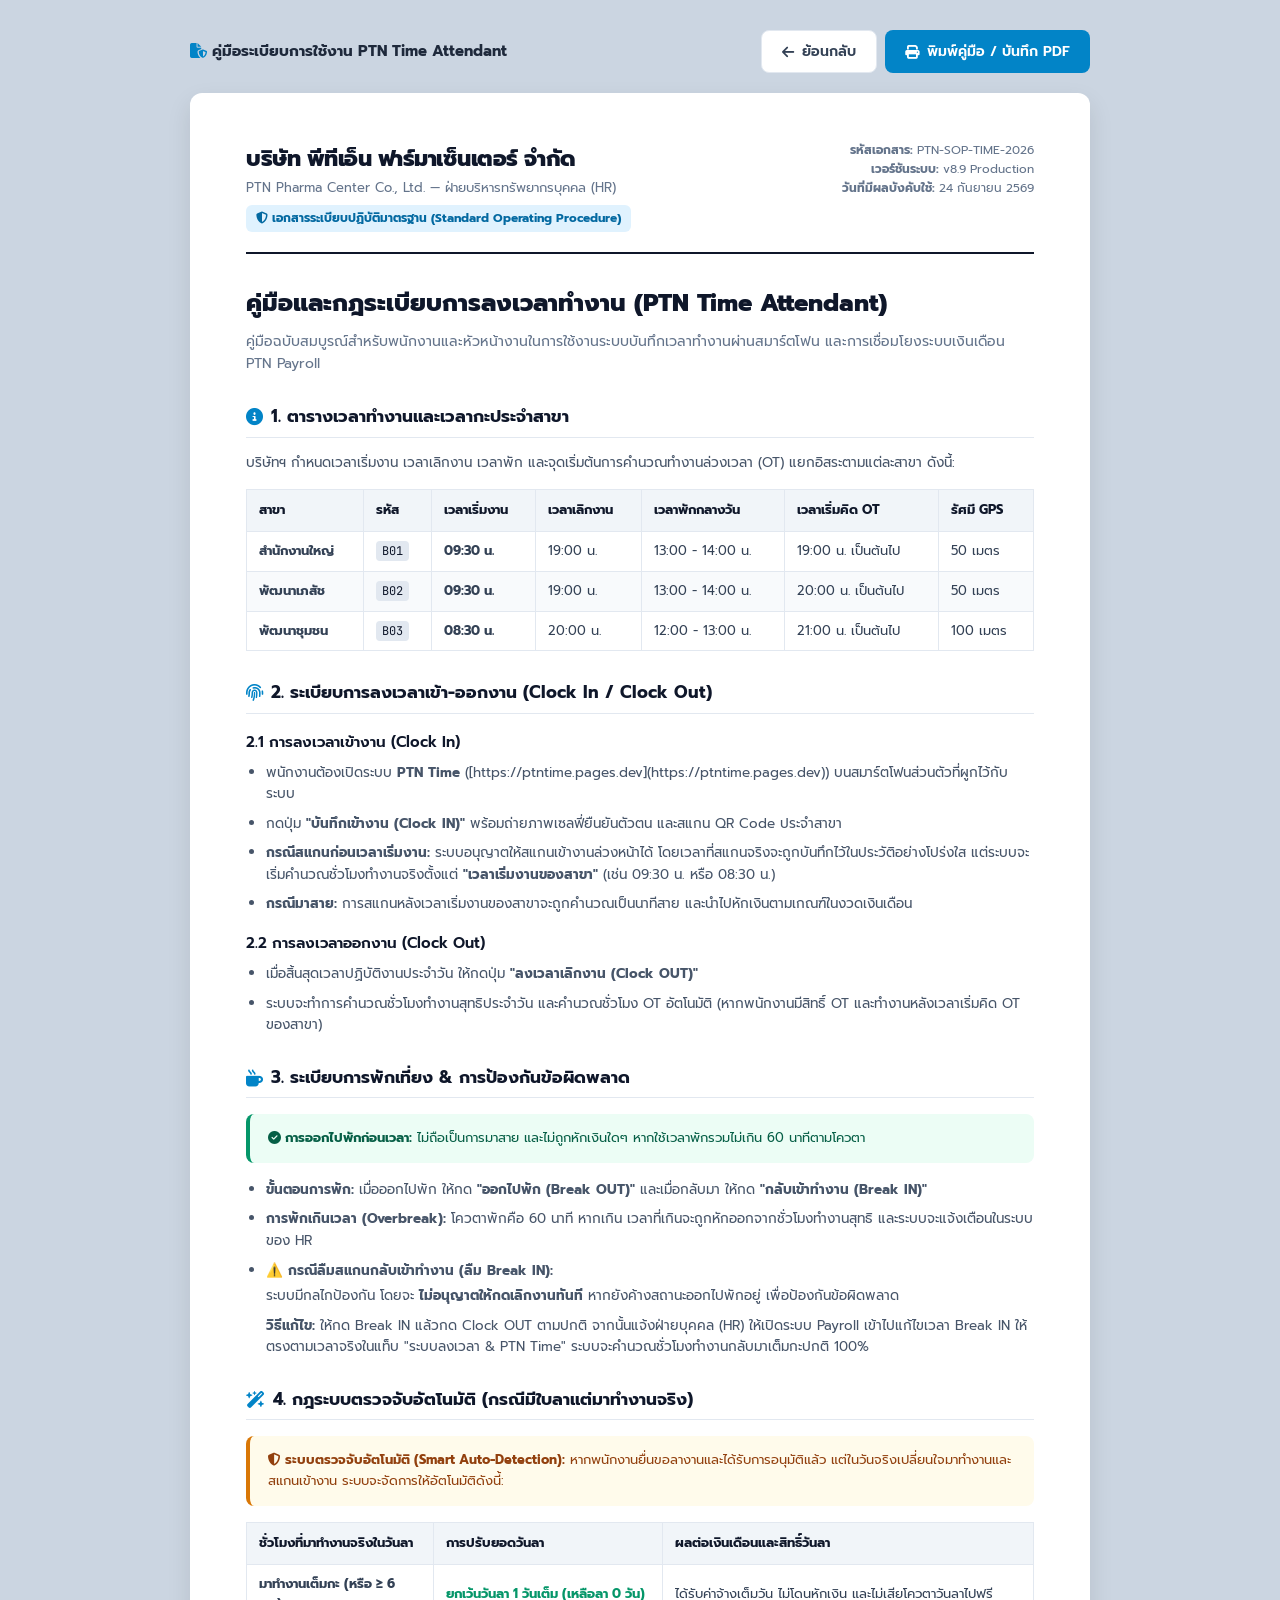
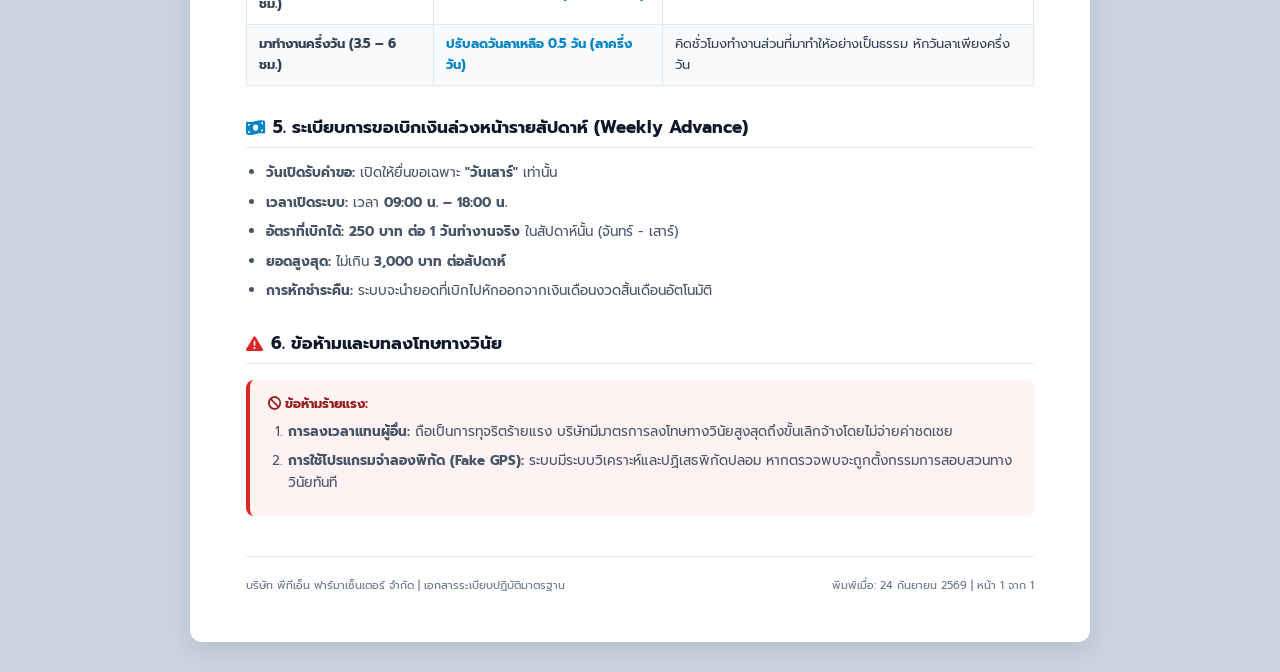
<file: public/manual.html>
<!DOCTYPE html>
<html lang="th">
<head>
  <meta charset="UTF-8">
  <meta name="viewport" content="width=device-width, initial-scale=1.0">
  <title>คู่มือและระเบียบปฏิบัติการใช้งานระบบลงเวลาทำงาน PTN Time Attendant</title>
  
  <!-- Fonts -->
  <link rel="preconnect" href="https://fonts.googleapis.com">
  <link rel="preconnect" href="https://fonts.gstatic.com" crossorigin>
  <link href="https://fonts.googleapis.com/css2?family=Prompt:wght@300;400;500;600;700;800&family=JetBrains+Mono:wght@500;700&display=swap" rel="stylesheet">
  
  <!-- FontAwesome -->
  <link rel="stylesheet" href="https://cdnjs.cloudflare.com/ajax/libs/font-awesome/6.5.1/css/all.min.css">

  <style>
    :root {
      --primary: #0284c7;
      --primary-dark: #0369a1;
      --primary-light: #e0f2fe;
      --slate-900: #0f172a;
      --slate-700: #334155;
      --slate-600: #475569;
      --slate-500: #64748b;
      --slate-200: #e2e8f0;
      --slate-100: #f1f5f9;
      --slate-50: #f8fafc;
      --success: #059669;
      --warning: #d97706;
      --danger: #dc2626;
    }

    * {
      box-sizing: border-box;
      margin: 0;
      padding: 0;
    }

    body {
      font-family: 'Prompt', -apple-system, BlinkMacSystemFont, sans-serif;
      color: var(--slate-700);
      background-color: #cbd5e1;
      line-height: 1.6;
      padding: 30px 16px;
    }

    .paper {
      background: #ffffff;
      width: 100%;
      max-width: 900px;
      margin: 0 auto;
      padding: 48px 56px;
      border-radius: 12px;
      box-shadow: 0 10px 25px rgba(0, 0, 0, 0.1);
    }

    /* Print toolbar */
    .toolbar-top {
      max-width: 900px;
      margin: 0 auto 20px auto;
      display: flex;
      justify-content: space-between;
      align-items: center;
      gap: 12px;
    }

    .btn {
      display: inline-flex;
      align-items: center;
      gap: 8px;
      padding: 10px 20px;
      font-size: 14px;
      font-weight: 600;
      border-radius: 8px;
      border: none;
      cursor: pointer;
      text-decoration: none;
      transition: all 0.2s ease;
      font-family: inherit;
    }

    .btn-primary {
      background: var(--primary);
      color: white;
    }
    .btn-primary:hover {
      background: var(--primary-dark);
    }
    .btn-outline {
      background: white;
      color: var(--slate-700);
      border: 1px solid var(--slate-200);
    }
    .btn-outline:hover {
      background: var(--slate-50);
    }

    /* Header */
    .doc-header {
      border-bottom: 2px solid var(--slate-900);
      padding-bottom: 20px;
      margin-bottom: 30px;
      display: flex;
      justify-content: space-between;
      align-items: flex-start;
    }

    .company-title {
      font-size: 22px;
      font-weight: 800;
      color: var(--slate-900);
      letter-spacing: -0.5px;
    }

    .doc-badge {
      display: inline-block;
      padding: 4px 10px;
      background: var(--primary-light);
      color: var(--primary-dark);
      font-size: 12px;
      font-weight: 700;
      border-radius: 6px;
      margin-top: 6px;
    }

    .doc-meta {
      text-align: right;
      font-size: 12px;
      color: var(--slate-500);
    }

    h1 {
      font-size: 24px;
      font-weight: 800;
      color: var(--slate-900);
      margin-bottom: 8px;
    }

    h2 {
      font-size: 17px;
      font-weight: 700;
      color: var(--slate-900);
      margin: 28px 0 14px;
      padding-bottom: 6px;
      border-bottom: 1.5px solid var(--slate-200);
      display: flex;
      align-items: center;
      gap: 8px;
    }

    h3 {
      font-size: 15px;
      font-weight: 600;
      color: var(--slate-900);
      margin: 16px 0 8px;
    }

    p, li {
      font-size: 13.5px;
      color: var(--slate-600);
      margin-bottom: 8px;
    }

    ul, ol {
      padding-left: 20px;
      margin-bottom: 14px;
    }

    /* Tables */
    .table-responsive {
      overflow-x: auto;
      margin: 16px 0 20px;
    }

    table {
      width: 100%;
      border-collapse: collapse;
      font-size: 13px;
    }

    th {
      background: var(--slate-100);
      color: var(--slate-900);
      font-weight: 700;
      text-align: left;
      padding: 10px 12px;
      border: 1px solid var(--slate-200);
    }

    td {
      padding: 9px 12px;
      border: 1px solid var(--slate-200);
      color: var(--slate-700);
    }

    tr:nth-child(even) {
      background: var(--slate-50);
    }

    /* Callout Boxes */
    .callout {
      border-radius: 8px;
      padding: 14px 18px;
      margin: 16px 0;
      font-size: 13px;
      border-left: 4px solid var(--primary);
      background: var(--primary-light);
      color: var(--slate-900);
    }

    .callout-warning {
      border-left-color: var(--warning);
      background: #fffbeb;
      color: #92400e;
    }

    .callout-success {
      border-left-color: var(--success);
      background: #ecfdf5;
      color: #065f46;
    }

    .callout-danger {
      border-left-color: var(--danger);
      background: #fef2f2;
      color: #991b1b;
    }

    .code-badge {
      font-family: 'JetBrains Mono', monospace;
      font-size: 12px;
      background: #e2e8f0;
      padding: 2px 6px;
      border-radius: 4px;
      color: #0f172a;
    }

    .footer {
      margin-top: 40px;
      padding-top: 20px;
      border-top: 1px solid var(--slate-200);
      display: flex;
      justify-content: space-between;
      align-items: center;
      font-size: 11px;
      color: var(--slate-500);
    }

    /* Print styles */
    @media print {
      body {
        background: #ffffff;
        padding: 0;
      }
      .toolbar-top {
        display: none !important;
      }
      .paper {
        box-shadow: none;
        padding: 0;
        max-width: 100%;
      }
      h2 {
        page-break-after: avoid;
      }
      table, tr, td, th {
        page-break-inside: avoid;
      }
      .callout {
        page-break-inside: avoid;
      }
    }
  </style>
</head>
<body>

  <!-- Toolbar -->
  <div class="toolbar-top">
    <div>
      <span style="font-weight: 700; color: #1e293b; font-size: 15px;"><i class="fa-solid fa-file-shield text-blue" style="color:#0284c7"></i> คู่มือระเบียบการใช้งาน PTN Time Attendant</span>
    </div>
    <div style="display:flex; gap:8px">
      <button type="button" class="btn btn-outline" onclick="window.close()"><i class="fa-solid fa-arrow-left"></i> ย้อนกลับ</button>
      <button type="button" class="btn btn-primary" onclick="window.print()"><i class="fa-solid fa-print"></i> พิมพ์คู่มือ / บันทึก PDF</button>
    </div>
  </div>

  <!-- Document Paper -->
  <div class="paper">

    <!-- Header -->
    <div class="doc-header">
      <div>
        <div class="company-title">บริษัท พีทีเอ็น ฟาร์มาเซ็นเตอร์ จำกัด</div>
        <div style="font-size: 13px; color: var(--slate-500); margin-top: 2px;">PTN Pharma Center Co., Ltd. — ฝ่ายบริหารทรัพยากรบุคคล (HR)</div>
        <span class="doc-badge"><i class="fa-solid fa-shield-halved"></i> เอกสารระเบียบปฏิบัติมาตรฐาน (Standard Operating Procedure)</span>
      </div>
      <div class="doc-meta">
        <div><strong>รหัสเอกสาร:</strong> PTN-SOP-TIME-2026</div>
        <div><strong>เวอร์ชันระบบ:</strong> v8.9 Production</div>
        <div><strong>วันที่มีผลบังคับใช้:</strong> 24 กันยายน 2569</div>
      </div>
    </div>

    <h1>คู่มือและกฎระเบียบการลงเวลาทำงาน (PTN Time Attendant)</h1>
    <p style="font-size:14px; color: var(--slate-500); margin-bottom: 24px;">คู่มือฉบับสมบูรณ์สำหรับพนักงานและหัวหน้างานในการใช้งานระบบบันทึกเวลาทำงานผ่านสมาร์ตโฟน และการเชื่อมโยงระบบเงินเดือน PTN Payroll</p>

    <!-- SECTION 1 -->
    <h2><i class="fa-solid fa-circle-info" style="color:var(--primary)"></i> 1. ตารางเวลาทำงานและเวลากะประจำสาขา</h2>
    <p>บริษัทฯ กำหนดเวลาเริ่มงาน เวลาเลิกงาน เวลาพัก และจุดเริ่มต้นการคำนวณทำงานล่วงเวลา (OT) แยกอิสระตามแต่ละสาขา ดังนี้:</p>

    <div class="table-responsive">
      <table>
        <thead>
          <tr>
            <th>สาขา</th>
            <th>รหัส</th>
            <th>เวลาเริ่มงาน</th>
            <th>เวลาเลิกงาน</th>
            <th>เวลาพักกลางวัน</th>
            <th>เวลาเริ่มคิด OT</th>
            <th>รัศมี GPS</th>
          </tr>
        </thead>
        <tbody>
          <tr>
            <td><strong>สำนักงานใหญ่</strong></td>
            <td><span class="code-badge">B01</span></td>
            <td><strong>09:30 น.</strong></td>
            <td>19:00 น.</td>
            <td>13:00 - 14:00 น.</td>
            <td>19:00 น. เป็นต้นไป</td>
            <td>50 เมตร</td>
          </tr>
          <tr>
            <td><strong>พัฒนาเภสัช</strong></td>
            <td><span class="code-badge">B02</span></td>
            <td><strong>09:30 น.</strong></td>
            <td>19:00 น.</td>
            <td>13:00 - 14:00 น.</td>
            <td>20:00 น. เป็นต้นไป</td>
            <td>50 เมตร</td>
          </tr>
          <tr>
            <td><strong>พัฒนาชุมชน</strong></td>
            <td><span class="code-badge">B03</span></td>
            <td><strong>08:30 น.</strong></td>
            <td>20:00 น.</td>
            <td>12:00 - 13:00 น.</td>
            <td>21:00 น. เป็นต้นไป</td>
            <td>100 เมตร</td>
          </tr>
        </tbody>
      </table>
    </div>

    <!-- SECTION 2 -->
    <h2><i class="fa-solid fa-fingerprint" style="color:var(--primary)"></i> 2. ระเบียบการลงเวลาเข้า-ออกงาน (Clock In / Clock Out)</h2>
    
    <h3>2.1 การลงเวลาเข้างาน (Clock In)</h3>
    <ul>
      <li>พนักงานต้องเปิดระบบ <strong>PTN Time</strong> ([https://ptntime.pages.dev](https://ptntime.pages.dev)) บนสมาร์ตโฟนส่วนตัวที่ผูกไว้กับระบบ</li>
      <li>กดปุ่ม <strong>"บันทึกเข้างาน (Clock IN)"</strong> พร้อมถ่ายภาพเซลฟี่ยืนยันตัวตน และสแกน QR Code ประจำสาขา</li>
      <li><strong>กรณีสแกนก่อนเวลาเริ่มงาน:</strong> ระบบอนุญาตให้สแกนเข้างานล่วงหน้าได้ โดยเวลาที่สแกนจริงจะถูกบันทึกไว้ในประวัติอย่างโปร่งใส แต่ระบบจะเริ่มคำนวณชั่วโมงทำงานจริงตั้งแต่ <strong>"เวลาเริ่มงานของสาขา"</strong> (เช่น 09:30 น. หรือ 08:30 น.)</li>
      <li><strong>กรณีมาสาย:</strong> การสแกนหลังเวลาเริ่มงานของสาขาจะถูกคำนวณเป็นนาทีสาย และนำไปหักเงินตามเกณฑ์ในงวดเงินเดือน</li>
    </ul>

    <h3>2.2 การลงเวลาออกงาน (Clock Out)</h3>
    <ul>
      <li>เมื่อสิ้นสุดเวลาปฏิบัติงานประจำวัน ให้กดปุ่ม <strong>"ลงเวลาเลิกงาน (Clock OUT)"</strong></li>
      <li>ระบบจะทำการคำนวณชั่วโมงทำงานสุทธิประจำวัน และคำนวณชั่วโมง OT อัตโนมัติ (หากพนักงานมีสิทธิ์ OT และทำงานหลังเวลาเริ่มคิด OT ของสาขา)</li>
    </ul>

    <!-- SECTION 3 -->
    <h2><i class="fa-solid fa-mug-hot" style="color:var(--primary)"></i> 3. ระเบียบการพักเที่ยง & การป้องกันข้อผิดพลาด</h2>
    
    <div class="callout callout-success">
      <strong><i class="fa-solid fa-check-circle"></i> การออกไปพักก่อนเวลา:</strong> ไม่ถือเป็นการมาสาย และไม่ถูกหักเงินใดๆ หากใช้เวลาพักรวมไม่เกิน 60 นาทีตามโควตา
    </div>

    <ul>
      <li><strong>ขั้นตอนการพัก:</strong> เมื่อออกไปพัก ให้กด <strong>"ออกไปพัก (Break OUT)"</strong> และเมื่อกลับมา ให้กด <strong>"กลับเข้าทำงาน (Break IN)"</strong></li>
      <li><strong>การพักเกินเวลา (Overbreak):</strong> โควตาพักคือ 60 นาที หากเกิน เวลาที่เกินจะถูกหักออกจากชั่วโมงทำงานสุทธิ และระบบจะแจ้งเตือนในระบบของ HR</li>
      <li><strong>⚠️ กรณีลืมสแกนกลับเข้าทำงาน (ลืม Break IN):</strong>
        <p style="margin-top:4px;">ระบบมีกลไกป้องกัน โดยจะ <strong>ไม่อนุญาตให้กดเลิกงานทันที</strong> หากยังค้างสถานะออกไปพักอยู่ เพื่อป้องกันข้อผิดพลาด</p>
        <p><strong>วิธีแก้ไข:</strong> ให้กด Break IN แล้วกด Clock OUT ตามปกติ จากนั้นแจ้งฝ่ายบุคคล (HR) ให้เปิดระบบ Payroll เข้าไปแก้ไขเวลา Break IN ให้ตรงตามเวลาจริงในแท็บ "ระบบลงเวลา & PTN Time" ระบบจะคำนวณชั่วโมงทำงานกลับมาเต็มกะปกติ 100%</p>
      </li>
    </ul>

    <!-- SECTION 4 -->
    <h2><i class="fa-solid fa-wand-magic-sparkles" style="color:var(--primary)"></i> 4. กฎระบบตรวจจับอัตโนมัติ (กรณีมีใบลาแต่มาทำงานจริง)</h2>
    
    <div class="callout callout-warning">
      <strong><i class="fa-solid fa-shield-halved"></i> ระบบตรวจจับอัตโนมัติ (Smart Auto-Detection):</strong> หากพนักงานยื่นขอลางานและได้รับการอนุมัติแล้ว แต่ในวันจริงเปลี่ยนใจมาทำงานและสแกนเข้างาน ระบบจะจัดการให้อัตโนมัติดังนี้:
    </div>

    <div class="table-responsive">
      <table>
        <thead>
          <tr>
            <th>ชั่วโมงที่มาทำงานจริงในวันลา</th>
            <th>การปรับยอดวันลา</th>
            <th>ผลต่อเงินเดือนและสิทธิ์วันลา</th>
          </tr>
        </thead>
        <tbody>
          <tr>
            <td><strong>มาทำงานเต็มกะ (หรือ &ge; 6 ชม.)</strong></td>
            <td><strong style="color:var(--success)">ยกเว้นวันลา 1 วันเต็ม (เหลือลา 0 วัน)</strong></td>
            <td>ได้รับค่าจ้างเต็มวัน ไม่โดนหักเงิน และไม่เสียโควตาวันลาไปฟรี</td>
          </tr>
          <tr>
            <td><strong>มาทำงานครึ่งวัน (3.5 – 6 ชม.)</strong></td>
            <td><strong style="color:var(--primary)">ปรับลดวันลาเหลือ 0.5 วัน (ลาครึ่งวัน)</strong></td>
            <td>คิดชั่วโมงทำงานส่วนที่มาทำให้อย่างเป็นธรรม หักวันลาเพียงครึ่งวัน</td>
          </tr>
        </tbody>
      </table>
    </div>

    <!-- SECTION 5 -->
    <h2><i class="fa-solid fa-money-bill-wave" style="color:var(--primary)"></i> 5. ระเบียบการขอเบิกเงินล่วงหน้ารายสัปดาห์ (Weekly Advance)</h2>
    <ul>
      <li><strong>วันเปิดรับคำขอ:</strong> เปิดให้ยื่นขอเฉพาะ <strong>"วันเสาร์"</strong> เท่านั้น</li>
      <li><strong>เวลาเปิดระบบ:</strong> เวลา <strong>09:00 น. – 18:00 น.</strong></li>
      <li><strong>อัตราที่เบิกได้:</strong> <strong>250 บาท ต่อ 1 วันทำงานจริง</strong> ในสัปดาห์นั้น (จันทร์ - เสาร์)</li>
      <li><strong>ยอดสูงสุด:</strong> ไม่เกิน <strong>3,000 บาท ต่อสัปดาห์</strong></li>
      <li><strong>การหักชำระคืน:</strong> ระบบจะนำยอดที่เบิกไปหักออกจากเงินเดือนงวดสิ้นเดือนอัตโนมัติ</li>
    </ul>

    <!-- SECTION 6 -->
    <h2><i class="fa-solid fa-triangle-exclamation" style="color:var(--danger)"></i> 6. ข้อห้ามและบทลงโทษทางวินัย</h2>
    <div class="callout callout-danger">
      <strong><i class="fa-solid fa-ban"></i> ข้อห้ามร้ายแรง:</strong>
      <ol style="margin-top:6px; margin-bottom:0;">
        <li><strong>การลงเวลาแทนผู้อื่น:</strong> ถือเป็นการทุจริตร้ายแรง บริษัทมีมาตรการลงโทษทางวินัยสูงสุดถึงขั้นเลิกจ้างโดยไม่จ่ายค่าชดเชย</li>
        <li><strong>การใช้โปรแกรมจำลองพิกัด (Fake GPS):</strong> ระบบมีระบบวิเคราะห์และปฏิเสธพิกัดปลอม หากตรวจพบจะถูกตั้งกรรมการสอบสวนทางวินัยทันที</li>
      </ol>
    </div>

    <!-- Footer -->
    <div class="footer">
      <div>บริษัท พีทีเอ็น ฟาร์มาเซ็นเตอร์ จำกัด | เอกสารระเบียบปฏิบัติมาตรฐาน</div>
      <div>พิมพ์เมื่อ: 24 กันยายน 2569 | หน้า 1 จาก 1</div>
    </div>

  </div>

</body>
</html>
</file>
